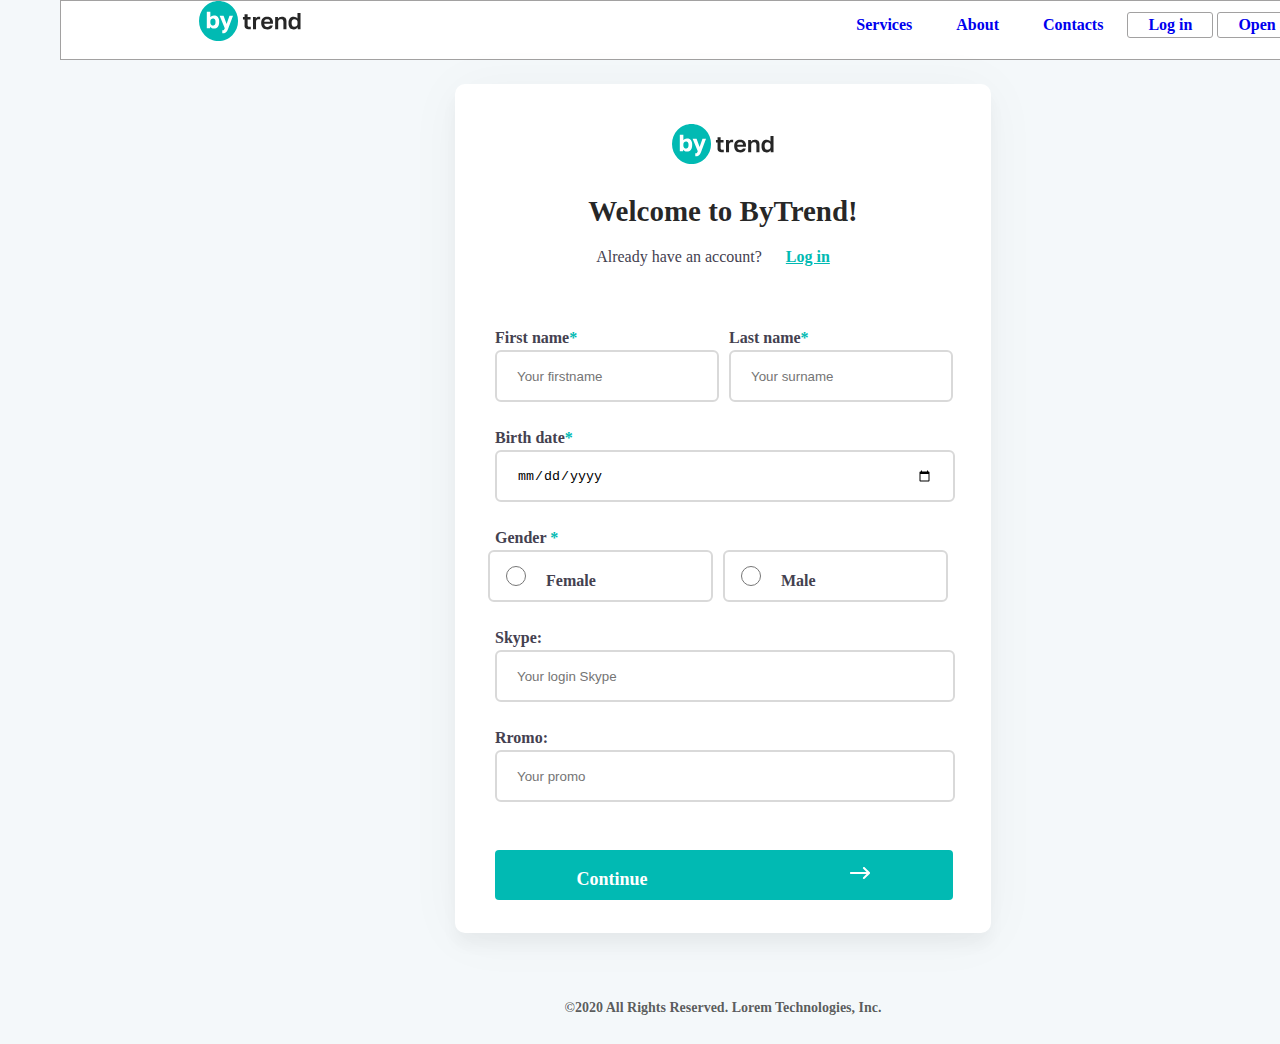
<file: index.html>
<!DOCTYPE html>
<html lang="en">
  <head>
    <meta charset="UTF-8" />
    <meta name="viewport" content="width=device-width, initial-scale=1.0" />
    <title>Document</title>
    <link rel="stylesheet" href="css/style.css" />
  </head>
  <body>
    <header>
        <div class="boshi">
            <div class="cont">
                <div class="ong"><img src="./images/logo.svg" alt=""></div>
                <div class="ong">
                    
                    <a href="#">Services
                        </a>
                    <a href="#">About </a>
                    <a href="#">Contacts</a>
                    <a href="#" class="btnn">Log in</a>
                    <a href="#" class="btnn"> Open an account</a>
                    <a href="#" class="btnn"> EN</a>
                
                </div>
            </div>
        </div>
    </header>
    <main>
      <section>
        <!-- <div class="container"> -->
          <div class="box">
            <div class="tepa">
              <img src="./images/logo.svg" alt="" />
              <h2 class="hhh">Welcome to ByTrend!</h2>
              <p class="ppp">Already have an account? <a href="login1.html" class="log">Log in</a></p>
            </div>
            <div class="pasd">
              <div class="firto">
               <div class="first"> <label for="firstName">First name<p class="llll"> *</p></label>
               
                <input
                  type="text"
                  name="firstName"
                  id="firstName"
                  placeholder="Your firstname"
                  />
            </div>

               <div class="first">

               <label for="lastName">Last name<p class="llll"> *</p></label>
                <input
                  type="text"
                  name="lastName"
                  id="lastName"
                  placeholder="Your surname"
                /></div></div><br />
                <label for="Birthdate">Birth date<p class="llll"> *</p></label>
                <input
                  type="date"
                  name="Birthdate"
                  id="Birthdate"
                  placeholder="06.12.1992"
                />
                <br />
                <br>
                  <label for="gender">Gender <p class="llll"> *</p></label><br />
                  <div class="form-field">
                    <div class="boxf">
                        <input type="radio" name="gender" id="female" />
                        <label for="female">Female</label>
                      </div>
                    <div class="boxf">
                    
                    <input type="radio" name="gender" id="male" />
                    <label for="male">Male</label>
                  </div>

                  <br>
                </div>
                <br>
                <label for="Skype">Skype:</label>
                <input
                  type="text"
                  name="Skype"
                  id="Skype"
                  placeholder="Your login Skype"
                /><br>
                <br><label for="promo">Rromo:</label>
                <input
                  type="text"
                  name="promo"
                  id="promo"
                  placeholder="Your promo"
                /><br>
                <a href="login.html" class="bbtt"><button type="submit" class="sub">
                  <p class="subb">Continue</p><img src="./images/Arrow Right 1 - 24px.png" alt="">
               </a></button>
              </form>
            <!-- </div> -->
          </div>
        </div>
      </section>
    </main>
    <footer>
      <div class="past">
        <p class="pastt">©2020 All Rights Reserved. Lorem Technologies, Inc.</p>
      </div>
    </footer>
  </body>
</html>
</file>
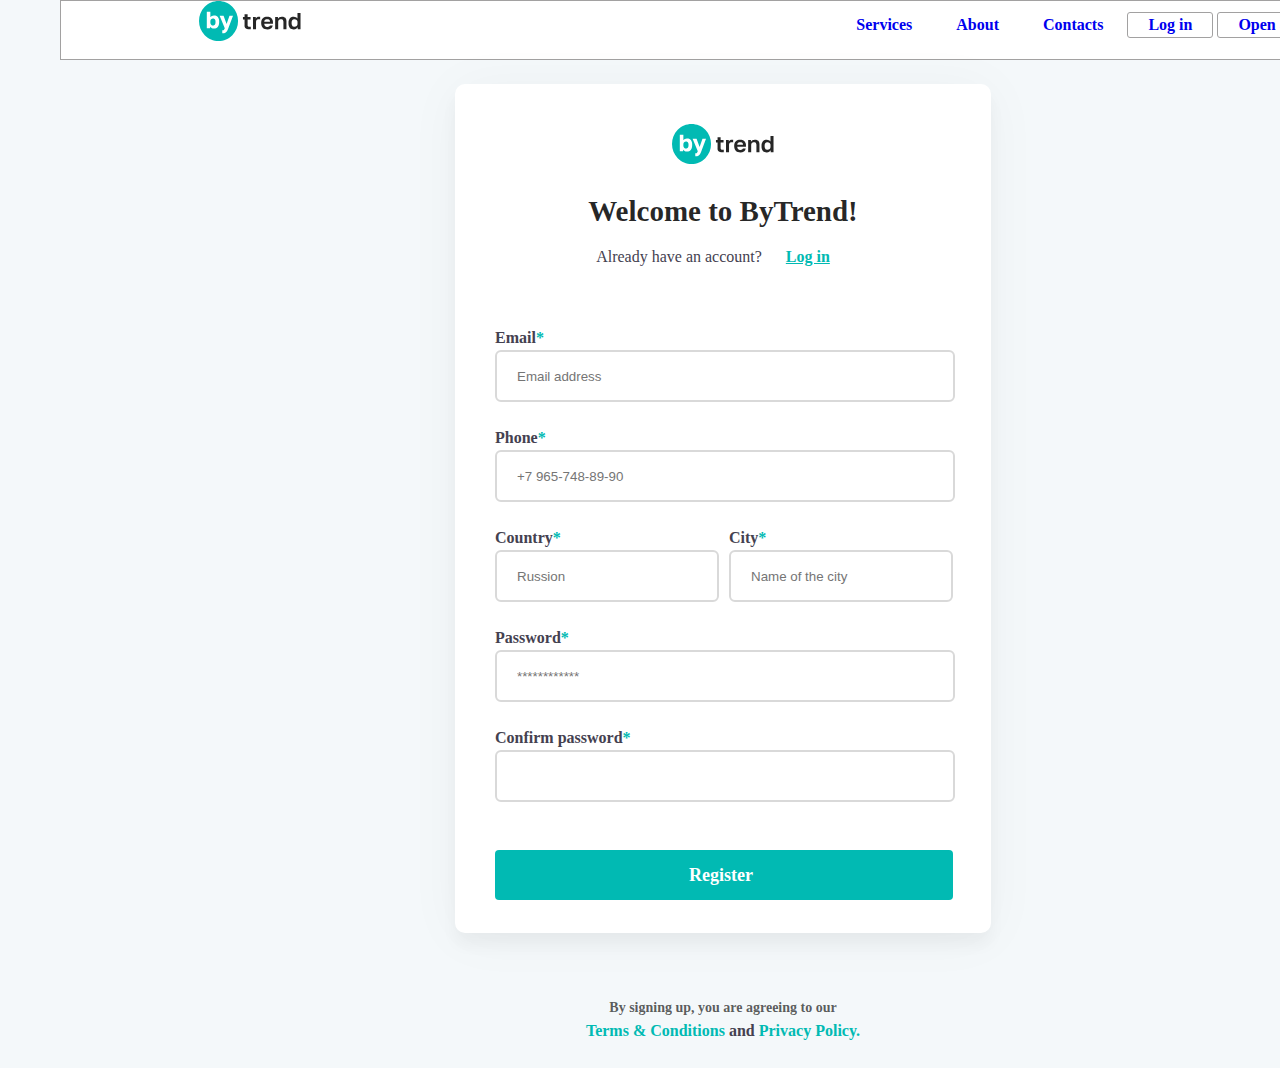
<file: login.html>
<!DOCTYPE html>
<html lang="en">
  <head>
    <meta charset="UTF-8" />
    <meta name="viewport" content="width=device-width, initial-scale=1.0" />
    <title>Document</title>
    <link rel="stylesheet" href="css/style.css" />
  </head>
  <body>
    <header>
        <div class="boshi">
            <div class="cont">
                <div class="ong"><img src="./images/logo.svg" alt=""></div>
                <div class="ong">
                    
                    <a href="#">Services
                        </a>
                    <a href="#">About </a>
                    <a href="#">Contacts</a>
                    <a href="#" class="btnn">Log in</a>
                    <a href="#" class="btnn"> Open an account</a>
                    <a href="#" class="btnn"> EN</a>
                
                </div>
            </div>
        </div>
    </header>
    <main>
      <section>
        <!-- <div class="container"> -->
          <div class="box">
            <div class="tepa">
              <img src="./images/logo.svg" alt="" />
              <h2 class="hhh">Welcome to ByTrend!</h2>
              <p class="ppp">Already have an account? <a href="login1.html" class="log">Log in</a></p>
            </div>
            <div class="pasd">
              <div class="firto">
               <div class="maila"> <label for="mail">Email<p class="llll"> *</p></label>
               
                <input
                  type="email"
                  name="mail"
                  id="mail"
                  placeholder="Email address"
                /></div>

              </div><br />
                <label for="Phone">Phone<p class="llll"> *</p></label>
                <input
                  type="tel"
                  name="Phone*"
                  id="Phone*"
                  placeholder="+7 965-748-89-90"
                />
                <br />
                <br>
                <div class="firto">
                    <div class="first"> <label for="Country">Country<p class="llll"> *</p></label>
                    
                     <input
                     list="Contr"
                       type="text"
                       name="Country"
                       id="Country"
                       placeholder="Russion"
                     />
                   
                     <datalist id="Contr">
                       <option value="Uzbekstan" />
                       <option value="Japan" />
                       <option value="Usa" />
                       <option value="Korea" />
                       <option value="England" />
                       
                     </datalist>
                    
                    </div>
     
                    <div class="first">
     
                    <label for="City">City<p class="llll"> *</p></label>
                     <input
                       type="text"
                       name="City"
                       id="City"
                       placeholder="Name of the city"
                     /></div></div>
                <br>
                <label for="Password">Password<p class="llll"> *</p></label>
                <input
                  type="password"
                  name="Password"
                  id="Password"
                  placeholder="************"
                /><br>
                <br><label for="Confirm">Confirm password<p class="llll"> *</p></label>
                <input
                  type="password"
                  name="Confirm"
                  id="Confirm"
                  placeholder=""
                /><br>
                <a href="login1.html" class="bbtt"><button type="submit" class="sub">
                  <p class="subb">Register</p>
                </button></a>
              </form>
            <!-- </div> -->
          </div>
        </div>
      </section>
    </main>
    <footer>
      <div class="past">
        <p class="pastt">By signing up, you are agreeing to our<p class="llll"> Terms & Conditions </p> and <Privacy class="llll"> Privacy Policy.</p></p>
      </div>
    </footer>
  </body>
</html>
</file>
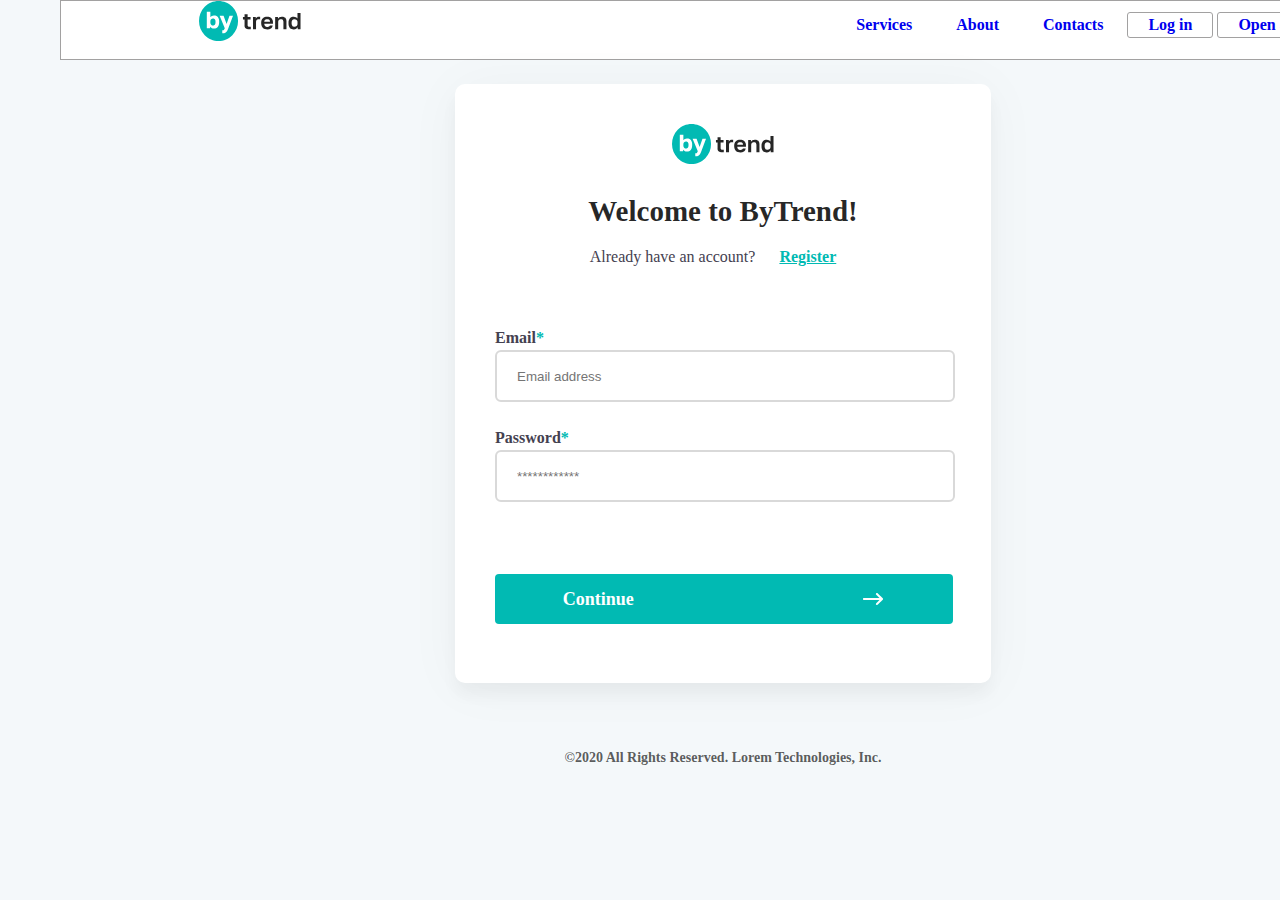
<file: login1.html>
<!DOCTYPE html>
<html lang="en">
  <head>
    <meta charset="UTF-8" />
    <meta name="viewport" content="width=device-width, initial-scale=1.0" />
    <title>Document</title>
    <link rel="stylesheet" href="css/style.css" />
  </head>
  <body>
    <header>
        <div class="boshi">
            <div class="cont">
                <div class="ong"><img src="./images/logo.svg" alt=""></div>
                <div class="ong">
                    
                    <a href="#">Services
                        </a>
                    <a href="#">About </a>
                    <a href="#">Contacts</a>
                    <a href="#" class="btnn">Log in</a>
                    <a href="#" class="btnn"> Open an account</a>
                    <a href="#" class="btnn"> EN</a>
                
                </div>
            </div>
        </div>
    </header>
    <main>
      <section>
        <!-- <div class="container"> -->
          <div class="box5">
            <div class="tepa">
              <img src="./images/logo.svg" alt="" />
              <h2 class="hhh">Welcome to ByTrend!</h2>
              <p class="ppp">Already have an account? <a href="login.html" class="log">Register</a></p>
            </div>
            <div class="pasd">
                <div class="firto">
                    <div class="maila"> <label for="mail">Email<p class="llll"> *</p></label>
                    
                     <input
                       type="email"
                       name="mail"
                       id="mail"
                       placeholder="Email address"
                     /></div>
     
                   </div><br>
                   <label for="Password">Password<p class="llll"> *</p></label>
                <input
                  type="password"
                  name="Password"
                  id="Password"
                  placeholder="************"
                />
               
                <br>
                
              <br>
                <a href="index.html" class="bbtt"><button type="submit" class="sub">
                  <p class="subb">Continue</p><img src="./images/Arrow Right 1 - 24px.png" alt="">
                </button></a>
              </form>
            <!-- </div> -->
          </div>
        </div>
      </section>
    </main>
    <footer>
      <div class="past">
        <p class="pastt">©2020 All Rights Reserved. Lorem Technologies, Inc.</p>
      </div>
    </footer>
  </body>
</html>
</file>
<file: css/style.css>
* {
  margin: 0 auto;
  padding: 0 20px;
}
body {
  width: 1366px;
  background: #f4f8fa;
  color: #444150;
  font-family: Segoe UI;
  font-size: 16px;
  font-style: normal;
  font-weight: 600;
  line-height: 24px; /* 150% */
}
.container {
  width: 496px;
}
.box {
  margin-top: 24px;
  width: 496px;
  border-radius: 10px;
  background: var(--White, #fff);
  box-shadow: 0px 4px 56px 0px rgba(0, 0, 0, 0.04),
    0px 12px 16px 0px rgba(0, 0, 0, 0.04);
  background: #fff;
  height: 849px;
}
.tepa {
  text-align: center;
}
.tepa img {
  padding-top: 40px;
  padding-bottom: 24px;
}
.ppp {
  padding-top: 16px;
  padding-bottom: 56px;
  color: #444150;
  font-family: ?????;
  font-size: 16px;
  font-style: normal;
  font-weight: 400;
  line-height: 26px; /* 162.5% */
}
.hhh {
  color: rgba(0, 0, 0, 0.85);
  font-family: Segoe UI;
  font-size: 29px;
  font-style: normal;
  font-weight: 700;
  line-height: normal;
}
.pastt {
  color: rgba(0, 0, 0, 0.65);
  text-align: center;
  font-family: ?????;
  font-size: 14px;
  font-style: normal;
  /* font-weight: 400; */
  line-height: 22px; /* 157.143% */
}
.past {
  padding-top: 64px;
  text-align: center;
  padding-bottom: 25px;
}
.first {
  padding: 0;
  margin: 0;
}
.firto {
  padding: 0;
  margin: 0;
  /* text-align: left; */
  display: flex;
  align-items: center;
  justify-content: space-between;
  gap: 10px;
}
input {
  width: 416px;
  height: 48px;
  flex-shrink: 0;
  border-radius: 6px;
  border: 2px solid #d9d9d9;
  background: #fff;
}
.log {
  color: var(--01-bab-3, #01bab3);
  font-family: Segoe UI;
  font-size: 16px;
  font-style: normal;
  font-weight: 600;
  line-height: 26px; /* 162.5% */
}
.first input {
  width: 180px;
}
label {
  padding-left: 0;
  margin-left: 0;
  padding-top: 8px;
}
.form-field {
  padding: 0;
  margin: 0;
  /* text-align: left; */
  display: flex;
  align-items: center;
  justify-content: center;
  gap: 10px;
}
.boxf {
  width: 221px;
  padding: 0;
  margin: 0;
  /* width: 416px; */
  height: 48px;
  flex-shrink: 0;
  border-radius: 6px;
  border: 2px solid #d9d9d9;
  background: #fff;

  align-items: center;
}
.boxf input {
  width: 20px;
  height: 20px;
  margin-top: 14px;
  margin-left: 16px;
  margin-right: 16px;
  border: 2px solid var(--01-bab-3, #01bab3);
}
.boxf:hover {
  border-radius: 4px;
  border: 2px solid var(--01-bab-3, #01bab3);
  background: #fff;
}
input:hover {
  border-radius: 4px;
  border: 2px solid var(--01-bab-3, #01bab3);
  background: #fff;
}
.sub {
  display: flex;
  align-items: center;
  margin-top: 24px;
  width: 458px;
  height: 50px;
  border-radius: 4px;
  border: 0;
  background: var(--01-bab-3, #01bab3);
  color: #fff;
  text-align: center;
  /* justify-content: center; */
  gap: 0;
}
.subb {
  display: inline-block;
  /* margin-top: -20px; */
  color: var(--ffffff, #fff);
  /* text-align: center; */
  font-family: Segoe UI;
  font-size: 18px;
  font-style: normal;
  font-weight: 600;
  line-height: normal;
  margin-right: 0;
  padding-right: 0;
  text-align: center;
}
.subb img {
  padding-left: 0;
  margin-left: 0;
  /* text-align: center; */
}
.bbtt {
  text-decoration: none;
  text-align: center;
  cursor: pointer;
}
.sub:hover {
  cursor: pointer;
}
.llll {
  color: #01bab3;
  display: inline-block;
  margin: 0;
  padding: 0;
}
/* tepa qismi */
.boshi {
  padding: 0 70px;
  width: 1360px;
  height: 58.24px;
  border: 1px solid #a2a1a1;
  background: #fff;
  margin: 0 auto;
}
.cont {
  display: flex;
  align-items: center;
  gap: 460px;
}
.ong {
  gap: 50px;
}
.btnn {
  display: inline-block;
  border: 1px solid #a2a1a1;
  border-radius: 3px;
}
.ong a {
  text-decoration: none;
}
.ong a:hover {
  color: #01bab3;
}
.maila {
  padding: 0;
  margin: 0;
}
.sub p {
  padding-right: 180px;
}
.box5 {
  margin-top: 24px;
  width: 496px;
  border-radius: 10px;
  background: var(--White, #fff);
  box-shadow: 0px 4px 56px 0px rgba(0, 0, 0, 0.04),
    0px 12px 16px 0px rgba(0, 0, 0, 0.04);
  background: #fff;
  height: 599px;
}
</file>
